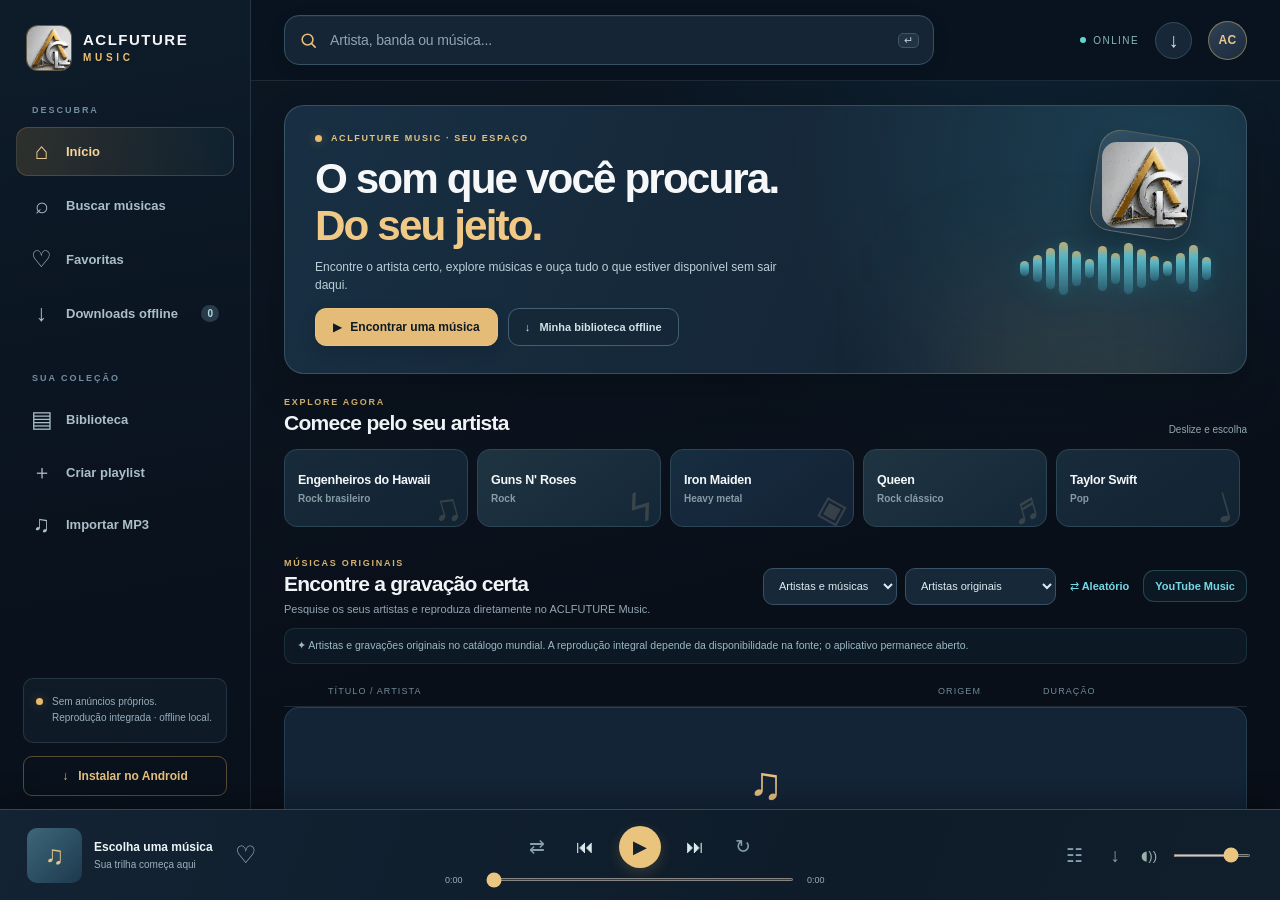
<file: android-studio/app/src/main/assets/www/index.html>
<!doctype html>
<html lang="pt-BR">
<head>
  <meta charset="utf-8">
  <meta name="viewport" content="width=device-width,initial-scale=1,viewport-fit=cover">
  <meta name="theme-color" content="#090f19">
  <meta name="description" content="ACLFUTURE Music: busque gravações originais de bandas e cantores, salve favoritos e ouça suas músicas locais offline.">
  <meta name="color-scheme" content="dark">
  <link rel="icon" type="image/png" href="assets/icon-192.png">
  <link rel="apple-touch-icon" href="assets/icon-192.png">
  <link rel="manifest" href="manifest.webmanifest">
  <link rel="stylesheet" href="styles.css">
  <title>ACLFUTURE Music — Encontre seu som</title>
</head>
<body>
<div id="app" class="app-shell">
  <aside class="sidebar" id="sidebar">
    <a href="#inicio" class="brand" data-view="inicio" aria-label="ACLFUTURE Music - início">
      <span class="brand-mark"><img src="assets/brand-mark.png" alt="Símbolo oficial ACLFUTURE"></span>
      <span class="brand-txt"><strong>ACLFUTURE</strong><small>MUSIC</small></span>
    </a>
    <div class="sidebar-label">DESCUBRA</div>
    <nav class="side-nav" aria-label="Navegação principal">
      <button class="nav-item selected" data-view="inicio"><span class="navico">⌂</span><span>Início</span></button>
      <button class="nav-item" data-view="buscar"><span class="navico">⌕</span><span>Buscar músicas</span></button>
      <button class="nav-item" data-view="favoritos"><span class="navico">♡</span><span>Favoritas</span></button>
      <button class="nav-item" data-view="offline"><span class="navico">↓</span><span>Downloads offline</span><span id="offlineCountSide" class="nav-count">0</span></button>
    </nav>
    <div class="sidebar-label gap-top">SUA COLEÇÃO</div>
    <nav class="side-nav">
      <button class="nav-item" data-view="biblioteca"><span class="navico">▤</span><span>Biblioteca</span></button>
      <button class="nav-item" id="newPlaylistSide"><span class="navico plus-icon">＋</span><span>Criar playlist</span></button>
      <button class="nav-item" id="importSide"><span class="navico">♫</span><span>Importar MP3</span></button>
    </nav>
    <div class="side-bottom">
      <div class="legal-note"><span class="pulse-dot"></span><span>Sem anúncios próprios.<br>Reprodução integrada · offline local.</span></div>
      <button class="install-side" id="installSide">↓ &nbsp; Instalar no Android</button>
      <img class="by-tunico by-tunico-side" src="assets/by-tunico.png" alt="By Tunico - assinatura original"><div class="side-caption">ACLFUTURE MUSIC · versao 1.9 BETA</div>
    </div>
  </aside>

  <main class="main" id="main">
    <header class="topbar">
      <div class="mobile-brand"><button class="mobile-menu" id="menuBtn" aria-label="Abrir menu">☰</button><img class="mobile-brand-logo" src="assets/brand-mark.png" alt="Símbolo oficial ACLFUTURE"><span>ACLFUTURE <b>MUSIC</b></span></div>
      <form class="searchbar" id="searchForm" role="search">
        <svg viewBox="0 0 24 24" aria-hidden="true"><circle cx="10.8" cy="10.8" r="6.8"/><path d="m16 16 5 5"/></svg>
        <input id="searchInput" type="search" autocomplete="off" autocapitalize="off" spellcheck="false" enterkeyhint="search" placeholder="Artista, banda ou música..." aria-label="Buscar artista, banda ou música" role="combobox" aria-haspopup="listbox" aria-controls="searchSuggestions" aria-expanded="false" aria-autocomplete="list">
        <span class="search-shortcut" aria-hidden="true">↵</span>
        <div id="searchSuggestions" class="suggestions" role="listbox" aria-label="Sugestões de artistas e músicas" hidden></div>
      </form>
      <div class="top-actions"><span class="status-online" id="netStatus"><span></span> ONLINE</span><button class="icon-action" id="installBtn" title="Instalar" aria-label="Instalar aplicativo">↓</button><button class="user-avatar" id="helpBtn" aria-label="Sobre o aplicativo">AC</button></div>
    </header>

    <div class="main-body" id="pageBody">
      <section class="hero" id="hero">
        <div class="hero-content"><div class="eyebrow"><span class="eyebrow-dot"></span> ACLFUTURE MUSIC · SEU ESPAÇO</div><h1>O som que você procura.<br><em>Do seu jeito.</em></h1><p>Encontre o artista certo, explore músicas e ouça tudo o que estiver disponível sem sair daqui.</p><div class="hero-actions"><button class="btn-primary" id="heroExplore"><span>▶</span> Encontrar uma música</button><button class="btn-outline" id="heroOffline">↓ &nbsp; Minha biblioteca offline</button></div></div>
        <div class="hero-art" aria-hidden="true"><div class="signal-emblem"><img src="assets/brand-mark.png" alt=""></div><div class="signal-bars"><i style="--b:28"></i><i style="--b:49"></i><i style="--b:75"></i><i style="--b:96"></i><i style="--b:62"></i><i style="--b:36"></i><i style="--b:82"></i><i style="--b:56"></i><i style="--b:92"></i><i style="--b:70"></i><i style="--b:46"></i><i style="--b:27"></i><i style="--b:57"></i><i style="--b:84"></i><i style="--b:42"></i></div></div>
      </section>

      <section class="genres-section" id="genresSection"><div class="section-heading"><div><div class="section-kicker">EXPLORE AGORA</div><h2>Comece pelo seu artista</h2></div><span class="muted-sm">Deslize e escolha</span></div><div class="genre-grid">
        <button class="genre" data-genre="Engenheiros do Hawaii"><span class="genre-art">♫</span><strong>Engenheiros do Hawaii</strong><small>Rock brasileiro</small></button>
        <button class="genre" data-genre="Guns N' Roses"><span class="genre-art">ϟ</span><strong>Guns N' Roses</strong><small>Rock</small></button>
        <button class="genre" data-genre="Iron Maiden"><span class="genre-art">◈</span><strong>Iron Maiden</strong><small>Heavy metal</small></button>
        <button class="genre" data-genre="Queen"><span class="genre-art">♬</span><strong>Queen</strong><small>Rock clássico</small></button>
        <button class="genre" data-genre="Taylor Swift"><span class="genre-art">♩</span><strong>Taylor Swift</strong><small>Pop</small></button>
        <button class="genre" data-genre="Racionais MC&#39;s"><span class="genre-art">●</span><strong>Racionais MC’s</strong><small>Rap nacional</small></button>
      </div></section>

      <section class="tracks-section"><div class="section-heading track-heading"><div><div class="section-kicker" id="trackKicker">SELEÇÃO DO DIA</div><h2 id="tracksTitle">Descubra músicas</h2><p id="trackSubtitle" class="section-subtitle">Busque artistas, álbuns e faixas de diferentes países.</p></div><div class="track-tools"><select id="searchKind" aria-label="Tipo de pesquisa"><option value="all" selected>Artistas e músicas</option><option value="artist">Só artistas</option><option value="song">Só músicas</option></select><select id="sourceSelect" aria-label="Escolher origem das músicas"><option value="catalog" selected>Artistas originais</option><option value="youtube">YouTube Music</option><option value="all">Músicas livres (todas)</option><option value="audius">Audius</option><option value="openverse">Openverse</option><option value="ftu">Free To Use</option><option value="local">Minha coleção</option></select><button id="shuffleAll" class="text-action">⇄ Aleatório</button><button id="youtubeSearch" class="text-action" title="Buscar no YouTube Music dentro do app">YouTube Music</button></div></div>
      <p class="catalog-disclaimer" id="catalogNotice"><span class="notice-spark">✦</span> Artistas e gravações originais no catálogo mundial. A reprodução integral depende da disponibilidade na fonte; o aplicativo permanece aberto.</p>
      <div class="table-head"><span></span><span>TÍTULO / ARTISTA</span><span class="hide-phone">ORIGEM</span><span class="hide-phone">DURAÇÃO</span><span></span></div>
      <div id="trackList" class="track-list" aria-live="polite"><div class="list-loading"><div class="loading-orb"></div> Buscando músicas disponíveis...</div></div>
      <div class="load-more-wrap"><button id="loadMore" class="btn-more" hidden>Carregar mais músicas <span>↓</span></button></div>
      </section>
      <section class="info-strip" hidden><span>✦</span><div><strong>Suas músicas, em um só lugar</strong><p>Busque artistas do mundo inteiro e use o player integrado. Também é possível ouvir seus MP3 locais e músicas gratuitas autorizadas para uso offline.</p><p class="storage-notice"><span id="offlineStorageInfo">0 faixas armazenadas</span> · <span id="storagePersistence">Faça backup dos seus arquivos importados.</span></p></div></section>
    </div>
  </main>

  <div class="player" id="player">
    <div class="player-song"><div class="player-cover" id="playerCover"><span>♫</span></div><div class="player-meta"><strong id="playingTitle">Escolha uma música</strong><span id="playingArtist">Sua trilha começa aqui</span></div><button id="playerLike" class="player-like" title="Favoritar" aria-label="Favoritar">♡</button><button id="playerMobileMore" class="player-mobile-more" title="Opções" aria-label="Opções do player">⋮</button></div>
    <div class="player-center"><div class="play-controls"><button id="shuffleBtn" class="ctl secondary" title="Reprodução aleatória" aria-label="Aleatório">⇄</button><button id="previousBtn" class="ctl" title="Anterior" aria-label="Anterior">⏮</button><button id="playPauseBtn" class="ctl big-play" title="Reproduzir" aria-label="Reproduzir">▶</button><button id="nextBtn" class="ctl" title="Próxima" aria-label="Próxima">⏭</button><button id="repeatBtn" class="ctl secondary" title="Repetir" aria-label="Repetir">↻</button></div><div class="progress-controls"><span id="timeNow">0:00</span><input type="range" id="progress" min="0" max="1000" value="0" aria-label="Progresso da faixa"><span id="timeTotal">0:00</span></div></div>
    <div class="player-right"><button id="queueBtn" class="ctl secondary" title="Fila" aria-label="Fila de reprodução">☷</button><button id="downloadCurrent" class="ctl secondary" title="Salvar offline" aria-label="Download offline">↓</button><span class="volume-icon">◖))</span><input id="volume" type="range" min="0" max="100" value="80" aria-label="Volume"></div>
  </div>
  <nav class="bottom-nav" aria-label="Navegação rápida"><button data-view="inicio" class="selected"><span>⌂</span>Início</button><button data-view="buscar"><span>⌕</span>Buscar</button><button data-view="biblioteca"><span>♡</span>Biblioteca</button><button data-view="offline"><span>↓</span>Offline</button></nav>
  <audio id="audio" preload="metadata" playsinline></audio>
  <div id="embeddedPanel" class="embedded-panel" hidden><div class="embedded-shell"><div class="embedded-head"><span>▶ REPRODUÇÃO INTEGRADA</span><button id="embeddedClose" aria-label="Fechar reprodutor">×</button></div><iframe id="embeddedFrame" title="Vídeo musical incorporado" allow="autoplay; encrypted-media; picture-in-picture" allowfullscreen referrerpolicy="strict-origin-when-cross-origin"></iframe></div></div>
  <input type="file" id="fileInput" accept="audio/*,.mp3,.ogg,.m4a,.wav,.flac" multiple hidden>
  <div id="overlay" class="overlay" hidden></div>
  <div id="toast" class="toast" role="status" aria-live="polite"></div>
  <div id="modal" class="modal" hidden><div class="modal-box"><div class="modal-top"><h3 id="modalTitle"></h3><button id="modalClose" aria-label="Fechar">×</button></div><div id="modalContent"></div></div></div>
</div>
<script>window.__ACLFUTURE_ANDROID__=location.host==="appassets.androidplatform.net";</script>
<script src="app.js" defer></script>
</body>
</html>
</file>
<file: android-studio/app/src/main/assets/www/styles.css>
:root{font-family:Inter,ui-sans-serif,-apple-system,BlinkMacSystemFont,"Segoe UI",Roboto,Arial,sans-serif;color:#edf6f4;background:#090e12;font-synthesis:none;font-weight:400;--bg:#090e12;--side:#0c1317;--panel:#10191e;--panel2:#162128;--line:rgba(227,243,240,.095);--sub:#91a6aa;--brand:#69efbe;--brand2:#2acfa6;--white:#f4fffc}*{box-sizing:border-box}html{scroll-behavior:smooth}body{margin:0;overflow:hidden}button,input,select{font:inherit}button{cursor:pointer}a{color:inherit;text-decoration:none}button:focus-visible,a:focus-visible,input:focus-visible,select:focus-visible{outline:2px solid var(--brand);outline-offset:3px}button:disabled{cursor:not-allowed;opacity:.4}.app-shell{display:flex;height:100dvh;min-height:500px;overflow:hidden}.sidebar{width:251px;flex:0 0 251px;display:flex;flex-direction:column;background:linear-gradient(170deg,#0b1318 15%,#0b1013 100%);border-right:1px solid var(--line);padding:31px 16px 14px;z-index:12}.brand{display:flex;align-items:center;gap:11px;padding:0 10px 40px;letter-spacing:.1em}.brand-mark{width:46px;height:46px;border-radius:13px;overflow:hidden;display:block;flex-shrink:0;border:1px solid rgba(255,255,255,.19);background:#aaa}.brand-mark img{width:100%;height:100%;object-fit:cover}.brand-txt{display:flex;flex-direction:column;line-height:1.05}.brand-txt strong{font-size:15px;color:#f3faf7;letter-spacing:.15em}.brand-txt small{font-size:10px;color:var(--brand);letter-spacing:.49em;margin-top:5px;font-weight:800}.sidebar-label{margin:0 16px 12px;font-size:9px;color:#74898b;font-weight:800;letter-spacing:.22em}.gap-top{margin-top:35px}.side-nav{display:grid;gap:5px}.nav-item{display:flex;gap:14px;align-items:center;border:0;background:transparent;color:#92a7a7;font-size:13px;padding:12px 14px;border-radius:10px;text-align:left;width:100%;font-weight:570;transition:.2s}.nav-item:hover{background:#172329;color:#f8fffc}.nav-item.selected{background:linear-gradient(90deg,rgba(91,231,180,.16),rgba(93,236,187,.03));color:var(--brand)}.navico{width:21px;display:inline-flex;align-items:center;justify-content:center;font-size:23px;line-height:1;font-weight:300}.plus-icon{font-size:20px}.nav-count{margin-left:auto;background:rgba(255,255,255,.09);padding:3px 6px;border-radius:20px;font-size:10px;color:#b2c2c0}.side-bottom{margin-top:auto;padding:0 7px}.legal-note{font-size:10px;line-height:1.65;display:flex;gap:9px;align-items:flex-start;color:#9caeaa;border-radius:10px;background:#101c21;padding:15px 12px}.pulse-dot,.eyebrow-dot{background:var(--brand);width:7px;height:7px;border-radius:50%;display:inline-block;flex-shrink:0;box-shadow:0 0 14px #46f4bb}.pulse-dot{margin-top:4px}.install-side{margin-top:13px;width:100%;border:1px solid rgba(111,239,194,.3);background:transparent;border-radius:9px;color:var(--brand);padding:12px;font-weight:700;font-size:12px}.install-side:hover{background:rgba(108,239,187,.1)}.side-caption{text-align:center;color:#4b6063;font-size:9px;letter-spacing:.13em;margin-top:17px}.main{flex:1;min-width:0;display:flex;flex-direction:column;background:linear-gradient(150deg,#0d1519,#0a0f12 72%)}.topbar{height:81px;flex:0 0 81px;display:flex;align-items:center;justify-content:space-between;padding:0 33px;gap:20px;border-bottom:1px solid var(--line)}.searchbar{height:43px;max-width:560px;flex:1;border:1px solid #25373c;background:#151f24;border-radius:30px;display:flex;align-items:center;gap:10px;padding:0 14px;transition:border-color .2s}.searchbar:focus-within{border-color:#4d8b83}.searchbar svg{width:17px;height:17px;stroke:#9eb1b2;fill:none;stroke-width:2;flex-shrink:0}.searchbar input{border:0;background:none;outline:none;color:var(--white);font-size:12px;width:100%;min-width:0}.searchbar input::placeholder{color:#8b9d9e}.search-shortcut{color:#53676c;border:1px solid #37474e;padding:0 5px;border-radius:5px;font-size:12px}.top-actions{display:flex;align-items:center;gap:16px}.status-online{font-size:10px;letter-spacing:.14em;color:#92aea9;display:flex;align-items:center;gap:7px}.status-online span{width:6px;height:6px;background:#72e3ab;border-radius:50%}.status-online.offline{color:#d7b377}.status-online.offline span{background:#d7b377}.icon-action{border:1px solid #283c40;background:#132025;border-radius:50%;color:#daeee9;font-size:20px;width:37px;height:37px}.user-avatar{border:1px solid #557c6e;background:linear-gradient(145deg,#1e584b,#10362f);color:#b8ffe0;border-radius:50%;width:39px;height:39px;font-size:12px;font-weight:800;letter-spacing:.03em}.mobile-brand{display:none}.main-body{overflow-y:auto;overflow-x:hidden;padding:30px 33px 155px;scrollbar-width:thin;scrollbar-color:#23383c transparent}.hero{min-height:290px;border-radius:17px;background:radial-gradient(circle at 80% 25%,#175e55 0%,transparent 44%),linear-gradient(115deg,#193c3a 0%,#0c2528 52%,#0b1b24 100%);border:1px solid rgba(141,239,211,.12);position:relative;overflow:hidden;display:flex}.hero:after{content:"";position:absolute;bottom:-130px;left:35%;width:400px;height:260px;background:rgba(101,253,196,.08);filter:blur(100px)}.hero-content{position:relative;z-index:2;padding:33px 40px;width:70%}.eyebrow,.section-kicker{font-size:10px;color:#a5e5d1;letter-spacing:.19em;font-weight:800}.eyebrow{display:flex;align-items:center;gap:9px}.hero h1{font-size:clamp(31px,3.6vw,52px);font-weight:840;line-height:1.13;letter-spacing:-.054em;margin:16px 0 10px}.hero h1 em{font-style:normal;color:#79efbd}.hero p{font-size:12px;color:#b5cfca;line-height:1.7;max-width:490px;margin:0 0 21px}.hero-actions{display:flex;gap:10px;flex-wrap:wrap}.btn-primary,.btn-outline{border-radius:32px;padding:12px 19px;font-size:11px;font-weight:800;border:1px solid transparent}.btn-primary{background:var(--brand);color:#09251b}.btn-primary:hover{background:#a5f9d5}.btn-primary span{margin-right:5px}.btn-outline{background:rgba(6,19,20,.15);border-color:#47786a;color:#caeee2}.btn-outline:hover{background:rgba(110,236,182,.12)}.hero-art{position:absolute;right:-48px;top:-122px;width:425px;height:425px;filter:drop-shadow(0 0 40px rgba(20,209,162,.07))}.vinyl-ring{position:absolute;border:1px solid rgba(163,250,215,.25);border-radius:50%;inset:10px}.ring2{inset:65px;border-width:3px;border-color:rgba(179,255,229,.13)}.ring3{inset:117px;border-width:1px;border-color:rgba(217,251,237,.24)}.vinyl-core{position:absolute;inset:152px;background:radial-gradient(circle at 30% 30%,#73f6d4,#1d9580);border-radius:50%;display:grid;place-items:center;border:5px solid #236d61;box-shadow:0 0 0 12px rgba(50,145,126,.2)}.music-glyph{font-size:47px;color:#0b3932}.glow-one{position:absolute;width:210px;height:210px;border:1px solid rgba(171,249,213,.15);transform:rotate(-20deg);right:45px;bottom:20px;border-radius:40%}.genres-section{margin-top:37px}.section-heading{display:flex;align-items:flex-end;justify-content:space-between;gap:16px;margin:0 0 18px}.section-heading h2{font-size:22px;letter-spacing:-.04em;font-weight:780;margin:6px 0 0}.muted-sm{font-size:10px;color:#7a9193}.genre-grid{display:grid;grid-template-columns:repeat(6,minmax(0,1fr));gap:12px}.genre{position:relative;height:116px;border:0;border-radius:12px;overflow:hidden;text-align:left;padding:16px 13px;color:#fff;background:linear-gradient(145deg,var(--genre-a),var(--genre-b));transition:transform .2s,filter .2s}.genre:hover{transform:translateY(-3px);filter:brightness(1.11)}.genre strong{position:relative;z-index:2;display:block;font-size:15px}.genre small{z-index:2;position:relative;display:block;opacity:.8;font-size:9px;margin-top:6px}.genre-art{position:absolute;right:-5px;bottom:-23px;font-size:94px;transform:rotate(-16deg);color:rgba(255,255,255,.25);font-weight:700}.tracks-section{margin-top:43px}.section-subtitle{font-size:11px;color:#7e9597;margin:7px 0 0}.track-heading{align-items:center}.track-tools{display:flex;gap:12px;align-items:center}.track-tools select{border-radius:9px;padding:10px;background:#142127;border:1px solid #294047;color:#b6c9c8;font-size:11px;min-width:148px;max-width:180px}.text-action{background:none;border:0;color:#80c9b1;font-size:11px;font-weight:700;white-space:nowrap}.table-head,.track-row{display:grid;grid-template-columns:35px minmax(200px,1fr) minmax(80px,130px) 65px 126px;align-items:center;gap:10px}.table-head{color:#687e82;font-size:9px;letter-spacing:.12em;height:30px;border-bottom:1px solid var(--line);padding:0 12px}.track-row{min-height:65px;border-radius:8px;padding:6px 12px;transition:background .15s;cursor:pointer}.track-row:hover{background:#16252a}.track-row.active{background:#14352e}.track-row.active .song-name{color:var(--brand)}.track-index{text-align:center;color:#718e8b;font-size:11px}.album-cover{width:45px;height:45px;flex:none;border-radius:7px;display:grid;place-items:center;overflow:hidden;background:linear-gradient(145deg,#246e62,#184641);color:#c3ffeb;font-size:19px;border:1px solid rgba(255,255,255,.07)}.album-cover img{width:100%;height:100%;object-fit:cover}.track-title-cell{display:flex;align-items:center;gap:12px;min-width:0}.song-words{min-width:0}.song-name{font-size:12px;font-weight:720;white-space:nowrap;overflow:hidden;text-overflow:ellipsis}.song-artist{font-size:10px;color:#869fa0;white-space:nowrap;overflow:hidden;text-overflow:ellipsis;margin-top:5px}.source-tag{font-size:10px;color:#7d9896;border:1px solid #2a4141;border-radius:20px;display:inline-block;padding:5px 9px;width:max-content;max-width:100%;overflow:hidden;white-space:nowrap;text-overflow:ellipsis}.track-duration{font-size:10px;color:#7f9595}.row-actions{display:flex;align-items:center;justify-content:flex-end;gap:0}.row-actions button{border:0;background:transparent;color:#78908c;font-size:16px;min-height:34px;min-width:34px;padding:2px}.row-actions button:hover,.row-actions button.liked{color:var(--brand)}.row-actions button.saved{color:#79e6b9}.list-loading,.empty-state{padding:36px 15px;text-align:center;color:#7d969a;font-size:12px;line-height:1.7}.loading-orb{width:24px;height:24px;margin:0 auto 13px;border:2px solid #2d6558;border-top-color:#86ffd4;border-radius:50%;animation:spin 1s linear infinite}@keyframes spin{to{transform:rotate(360deg)}}.empty-state .empty-icon{font-size:46px;color:#418577;margin-bottom:10px}.empty-state strong{display:block;font-size:15px;color:#bbd3cb}.empty-state p{max-width:340px;margin:9px auto 0}.empty-state button{border:1px solid #3b7565;color:#aaf8d4;background:#132a26;border-radius:20px;margin-top:15px;padding:10px 18px}.btn-more{background:#17272b;border:1px solid #2b4b4c;color:#b8e9db;padding:11px 23px;border-radius:22px;font-size:11px;font-weight:700}.load-more-wrap{display:flex;justify-content:center;margin:18px 0}.btn-more:hover{background:#1f3938}.info-strip{display:flex;gap:15px;align-items:center;padding:15px 18px;border:1px solid #213b3c;border-radius:12px;background:#102126;margin-top:34px}.info-strip>span{color:var(--brand);font-size:23px}.info-strip strong{font-size:11px}.info-strip p{font-size:10px;color:#94acaa;line-height:1.6;margin:5px 0 0}.player{height:91px;position:absolute;bottom:0;left:0;right:0;z-index:18;background:#11191d;display:grid;grid-template-columns:minmax(195px,1fr) minmax(300px,1.5fr) minmax(180px,1fr);align-items:center;gap:15px;padding:8px 27px;border-top:1px solid #28403e;box-shadow:0 -10px 30px rgba(0,0,0,.2)}.player-song{display:flex;align-items:center;gap:12px;min-width:0}.player-cover{height:55px;width:55px;flex:none;background:#1f4b43;border-radius:7px;color:#a0efd0;display:grid;place-items:center;overflow:hidden}.player-cover img{height:100%;width:100%;object-fit:cover}.player-cover span{font-size:26px}.player-meta{display:flex;flex-direction:column;gap:5px;min-width:0}.player-meta strong{font-size:12px;white-space:nowrap;overflow:hidden;text-overflow:ellipsis}.player-meta span{font-size:10px;color:#81999b;white-space:nowrap;overflow:hidden;text-overflow:ellipsis}.player-like{background:none;border:0;color:#91aba7;font-size:24px;margin-left:4px}.player-like.active{color:var(--brand)}.player-center{display:flex;flex-direction:column;align-items:center;gap:7px}.play-controls{display:flex;align-items:center;gap:19px}.ctl{border:0;background:none;color:#d4e2df;font-size:18px;line-height:1;min-width:24px;min-height:24px}.ctl:hover,.ctl.on{color:var(--brand)}.ctl.secondary{color:#728d89;font-size:19px}.ctl.secondary.on{color:var(--brand)}.ctl.big-play{border-radius:50%;background:#e6fff5;color:#0c1d18;width:35px;height:35px;font-size:15px;box-shadow:0 3px 14px rgba(255,255,255,.06)}.ctl.big-play:hover{background:#8df4ca}.progress-controls{width:min(390px,100%);display:flex;align-items:center;gap:11px;font-size:9px;color:#889da0}.progress-controls span{min-width:28px}.progress-controls input{flex:1}.player-right{display:flex;align-items:center;justify-content:flex-end;gap:14px}.player-right input{width:78px}.volume-icon{font-size:13px;color:#9bb0ab}.player input[type=range]{accent-color:#83efc8;height:3px;cursor:pointer}.bottom-nav{display:none}.overlay{position:absolute;inset:0;z-index:20;background:rgba(2,8,10,.7)}.toast{position:fixed;z-index:32;bottom:107px;left:50%;transform:translateX(-50%) translateY(15px);border:1px solid #3b7564;background:#1b332f;color:#defaef;border-radius:10px;padding:12px 18px;font-size:12px;box-shadow:0 6px 40px #0008;max-width:90vw;opacity:0;pointer-events:none;transition:.2s}.toast.show{opacity:1;transform:translateX(-50%) translateY(0)}.modal{position:absolute;z-index:30;inset:0;display:grid;place-items:center;background:rgba(0,0,0,.66);padding:20px}.modal[hidden],.overlay[hidden]{display:none}.modal-box{background:#132025;border:1px solid #33504e;border-radius:17px;max-width:520px;width:100%;max-height:80vh;overflow-y:auto;padding:26px;box-shadow:0 30px 90px #0009}.modal-top{display:flex;justify-content:space-between;align-items:center}.modal-top h3{font-size:18px;margin:0}.modal-top button{font-size:25px;background:none;border:none;color:#a0b3ae}.modal-content{color:#9cb2b0}.modal-copy{line-height:1.75;font-size:12px;color:#afc7c2}.modal-row{border:1px solid #2d4543;border-radius:9px;padding:12px;display:flex;align-items:center;justify-content:space-between;gap:12px;width:100%;color:#c8ebe0;background:#1a2d2d;text-align:left;font-size:12px;margin-top:9px}.modal-row:hover{background:#25423d}.modal-row small{color:#86ada2}.modal-input{width:100%;padding:13px;border-radius:9px;background:#0d181b;color:#f4fffc;border:1px solid #33504e;margin:13px 0}.modal-btn{background:var(--brand);color:#0c2820;border:none;padding:12px 19px;border-radius:9px;font-size:12px;font-weight:800}.modal-link{display:inline-block;color:var(--brand);font-size:11px;margin:7px 15px 0 0;text-decoration:underline;text-underline-offset:3px}.modal-logo{width:100%;max-height:180px;object-fit:cover;border-radius:10px;margin:13px 0;object-position:center 47%}.playlist-card{background:#152427;border:1px solid #25423e;border-radius:11px;padding:17px;display:flex;align-items:center;gap:14px;cursor:pointer}.playlist-card:hover{background:#1a3430}.playlist-card-icon{height:53px;width:53px;background:#315f53;border-radius:9px;display:grid;place-items:center;font-size:26px;color:#adffe1}.playlist-grid{display:grid;grid-template-columns:repeat(auto-fill,minmax(220px,1fr));gap:12px}.playlist-card strong{font-size:12px}.playlist-card p{font-size:10px;color:#84a19b}.offline-badge{font-size:9px;color:#b0eecf;border-radius:20px;border:1px solid #476a5a;padding:3px 7px;margin-left:7px}.pill{display:inline-block;border-radius:20px;font-size:10px;background:#17372e;padding:6px 12px;color:#b5f2d8;margin-bottom:7px}.error-text{color:#e8c2a2}.backup-action{margin-top:15px;display:flex;flex-wrap:wrap;gap:9px}.backup-action button{background:#14282b;border:1px solid #325951;border-radius:20px;color:#b7eddb;padding:10px 16px;font-size:11px}.mobile-menu{display:none}@media(min-width:1450px){.hero{min-height:310px}.hero-content{padding:40px 48px}.genre{height:127px}}@media(max-width:1160px){.sidebar{width:216px;flex-basis:216px}.genre-grid{grid-template-columns:repeat(3,minmax(0,1fr))}.hero-art{right:-130px}.hero-content{width:80%}.table-head,.track-row{grid-template-columns:26px minmax(160px,1fr) 90px 50px 108px}.main-body{padding-left:22px;padding-right:22px}.topbar{padding:0 22px}}@media(max-width:780px){.sidebar{position:absolute;top:0;bottom:0;left:0;width:265px;transform:translateX(-100%);transition:transform .23s;box-shadow:30px 0 50px rgba(0,0,0,.12)}.sidebar.open{transform:translateX(0)}.mobile-brand{display:flex;align-items:center;gap:12px;font-size:13px;font-weight:800;white-space:nowrap;letter-spacing:.06em}.mobile-brand b{color:var(--brand);font-size:9px}.mobile-menu{border:0;background:transparent;color:#d9ece7;font-size:22px;display:block;padding:0}.topbar{height:69px;flex-basis:69px;padding:0 17px;gap:10px}.searchbar{max-width:none}.status-online,.top-actions .icon-action{display:none}.user-avatar{height:34px;width:34px;font-size:10px}.main-body{padding:19px 17px 174px}.hero{min-height:276px}.hero-content{padding:30px 25px;width:100%}.hero-art{right:-190px;opacity:.34}.hero h1{font-size:36px}.hero p{max-width:350px}.table-head,.track-row{grid-template-columns:24px minmax(135px,1fr) 52px 98px}.table-head .hide-phone,.track-row .hide-phone{display:none}.track-row{gap:7px;padding:7px 4px}.row-actions button{min-width:31px}.player{height:89px;bottom:67px;grid-template-columns:minmax(0,1fr) 122px;padding:11px 15px}.player-center{width:100%;gap:8px}.play-controls{gap:9px}.play-controls .secondary{display:none}.progress-controls{width:100%;gap:6px}.player-right{display:none}.player-cover{height:45px;width:45px}.player-song{gap:8px}.player-like{margin-left:auto}.bottom-nav{display:grid;grid-template-columns:repeat(4,1fr);position:absolute;bottom:0;left:0;right:0;z-index:19;height:67px;padding-bottom:env(safe-area-inset-bottom,0px);background:#0d151a;border-top:1px solid #223439}.bottom-nav button{border:0;background:none;color:#8ca2a0;display:flex;flex-direction:column;gap:2px;align-items:center;justify-content:center;font-size:9px;font-weight:650}.bottom-nav button span{font-size:22px}.bottom-nav button.selected{color:var(--brand)}.toast{bottom:162px}.track-tools{gap:5px}.track-tools select{min-width:110px;font-size:10px;padding:9px 7px}.text-action{font-size:10px}.genre-grid{gap:9px}.genre{height:97px;padding:13px 12px}.genre-art{font-size:80px}}@media(max-width:470px){.topbar{flex-wrap:wrap;align-content:center;gap:7px;height:105px;flex-basis:105px}.mobile-brand{width:calc(100% - 42px)}.top-actions{position:absolute;right:17px;top:14px}.searchbar{order:3;width:100%;flex:none;height:38px}.mobile-brand{padding-top:0}.hero{min-height:272px}.hero h1{font-size:32px}.hero-content{padding:25px 20px}.hero p{font-size:11px}.hero .eyebrow{font-size:9px}.btn-primary,.btn-outline{padding:10px 13px;font-size:10px}.section-heading h2{font-size:20px}.section-heading{gap:8px}.muted-sm{display:none}.genre-grid{grid-template-columns:repeat(3,minmax(0,1fr))}.genre strong{font-size:13px}.genre small{font-size:8px}.genre-art{font-size:72px}.track-heading{display:block}.track-tools{margin-top:13px;justify-content:space-between}.track-heading h2{font-size:21px}.album-cover{height:39px;width:39px}.song-name{font-size:11px}.song-artist{font-size:9px}.track-row{grid-template-columns:20px minmax(122px,1fr) 0 94px;gap:5px}.track-row>.track-duration{display:none}.row-actions{grid-column:4}.row-actions button{font-size:18px}.player{grid-template-columns:minmax(0,1fr) 110px;gap:2px;padding:8px 9px}.player-cover{height:41px;width:41px}.player-meta strong{font-size:10px}.player-meta span{font-size:9px}.player-like{font-size:18px;margin:0}.play-controls{gap:4px}.ctl{font-size:16px;min-width:20px}.ctl.big-play{width:29px;height:29px;font-size:11px}.progress-controls{font-size:8px}.progress-controls span{min-width:23px}.modal-box{padding:18px}}
[hidden]{display:none!important}

@media(max-width:490px){.track-tools{flex-wrap:wrap}.track-tools #youtubeSearch{color:#a8cfba}}

/* Correções de estados visuais e legibilidade mobile (v1.1). */
.row-actions button:disabled,.player button:disabled{opacity:.28;cursor:not-allowed;filter:grayscale(1)}
.storage-notice{margin-top:9px!important;font-size:11px!important;color:#aecdbf!important;line-height:1.55!important}
.track-row:focus-visible,.playlist-card:focus-visible,.genre:focus-visible,button:focus-visible{outline:2px solid #76d9a3;outline-offset:2px}
@media(max-width:520px){.row-actions{gap:1px}.row-actions button{min-width:30px;min-height:36px}.track-row{min-height:65px}.song-words{min-width:0}.song-name{overflow:hidden;text-overflow:ellipsis;white-space:nowrap}}
@media (max-width:780px){
 .player{height:100px;bottom:67px;box-sizing:border-box;display:grid;grid-template-columns:minmax(0,1fr) 122px;grid-template-rows:51px 27px;column-gap:8px;row-gap:0;padding:8px 12px;overflow:hidden}
 .player-song{grid-column:1;grid-row:1;min-width:0;overflow:hidden}
 .player-center{display:contents}
 .play-controls{grid-column:2;grid-row:1;display:flex;justify-content:flex-end;align-items:center;gap:3px;min-width:0}
 .progress-controls{grid-column:1/-1;grid-row:2;width:100%;min-width:0;display:flex;align-items:center;gap:8px;box-sizing:border-box}
 .progress-controls input{min-width:0;width:100%;flex:1}
 .progress-controls span{min-width:28px;flex:none}
 .player-right{display:none}
 #shuffleBtn,#repeatBtn{display:none}
 .main-body{padding-bottom:192px}
}
@media (max-width:359px){
 .player{grid-template-columns:minmax(0,1fr) 112px;column-gap:4px;padding:8px}
 .player-cover{width:36px;height:36px}
 .play-controls{gap:0}
}

.player-mobile-more{display:none;background:none;border:0;color:#98b2ad;font-size:24px;line-height:1;cursor:pointer}
@media(max-width:780px){.player-mobile-more{display:block;flex:none;margin-left:0;min-width:20px}}

.mobile-brand-logo{width:25px;height:25px;object-fit:contain;flex:none;border-radius:5px}
@media(max-width:470px){.mobile-brand{gap:8px}.mobile-brand-logo{width:23px;height:23px}}
@media(max-width:359px){.mobile-brand{gap:6px}.mobile-brand span{font-size:11px}}

/* Catálogo mundial: filtros legíveis e indicação clara de escuta externa. */
.catalog-disclaimer{font-size:11px;line-height:1.6;color:#a5b8ba;border:1px solid rgba(105,239,190,.13);border-radius:10px;background:rgba(83,165,136,.06);padding:12px 15px;margin:8px 0 16px}
.catalog-row .source-tag{color:#aee8d2;border-color:rgba(105,239,190,.25)}
.catalog-row .row-actions button[data-official]{color:var(--brand);font-weight:800;font-size:20px}
#searchKind{min-width:126px}
@media(max-width:780px){.track-tools{display:flex;flex-wrap:wrap;gap:7px}#searchKind{min-width:110px}.catalog-disclaimer{font-size:10px;margin:10px 0}}

/* ACLFUTURE Music 1.3 – identidade original preservada, interface editorial escura */
:root{--brand:#7decc6;--brand2:#3fc49e;--white:#f5f8f7;--sub:#9aadaa}
.main{background:linear-gradient(170deg,#0c1216 0%,#0a1014 82%)}
.main-body{scroll-behavior:smooth}
.hero{background:radial-gradient(ellipse at 78% 0%,rgba(63,189,157,.25) 0%,transparent 47%),linear-gradient(115deg,#143331,#0b1b23 72%);border-radius:20px;border:1px solid rgba(149,232,203,.13)}
.hero-art{opacity:.65;right:-20px;top:-100px}
.hero h1{font-weight:850;letter-spacing:-.058em;max-width:650px}
.hero p{font-size:13px;line-height:1.65;max-width:500px}
.btn-primary{font-size:12px;padding:13px 19px;box-shadow:0 5px 23px rgba(48,185,134,.12)}
.genre-grid{gap:10px}
.genre{background:linear-gradient(140deg,#17262a,#152025);border:1px solid #25383b;box-shadow:none;border-radius:13px}
.genre:nth-child(2){background:linear-gradient(140deg,#25302c,#152026)}
.genre:hover{border-color:#5ea88e;background:#203a36;filter:none}
.genre-art{right:1px;bottom:-28px;font-size:85px;opacity:.24}
.genre strong{font-size:13px;line-height:1.25;letter-spacing:-.02em}
.genre small{font-size:10px;opacity:.76}
.section-heading h2{font-size:24px}
.track-row{border-radius:11px;margin:2px 0;min-height:69px}
.track-row:hover{background:#17272a}
.album-cover{border-radius:9px}
.track-tools select{border-radius:11px;background:#141f23;border-color:#2c3b41}
.catalog-disclaimer{background:#111f20;border:1px solid #27433c;color:#a6c7bd;font-size:11px;line-height:1.55;border-radius:10px}
.catalog-row .official-link{display:grid;place-items:center;color:#10281e;background:#7decc6;border-radius:50%;width:29px;height:29px;min-width:29px;min-height:29px;font-size:17px}
.catalog-row .official-link:hover{color:#10281e;background:#a5f6d4}
.player{background:#10191d;box-shadow:0 -6px 32px rgba(0,0,0,.22)}
@media (max-width:780px){
  .main-body{padding-top:14px}
  .hero{min-height:250px}
  .hero h1{font-size:36px}
  .hero-art{opacity:.24;right:-192px;top:-105px}
  .genre{height:95px;padding:13px 11px}
  .genre strong{font-size:12px}
  .genre-art{font-size:72px}
}
@media(max-width:470px){
  .topbar{background:#0c1519;border-color:rgba(231,248,242,.09)}
  .searchbar{height:43px;background:#162327;border-radius:12px;border-color:#314744}
  .hero{min-height:243px}
  .hero-content{padding:21px 19px}
  .hero h1{font-size:32px;margin:12px 0}
  .hero p{font-size:11px;max-width:265px;line-height:1.65}
  .hero-actions{gap:7px}
  .btn-primary,.btn-outline{padding:10px 13px;font-size:10px}
  .genres-section{margin-top:25px}
  .section-heading h2{font-size:21px}
  .genre-grid{grid-template-columns:repeat(2,minmax(0,1fr));gap:9px}
  .genre{height:82px;padding:12px}
  .genre strong{font-size:13px}
  .genre-art{font-size:70px;bottom:-24px;right:-2px}
  .tracks-section{margin-top:31px}
  .track-tools{justify-content:initial;gap:7px}
  .track-tools #searchKind{flex:1;max-width:none;min-width:0}
  .track-tools #sourceSelect{flex:1.3;max-width:none;min-width:0}
  .track-tools .text-action{padding:8px 6px;font-size:10px}
  .table-head,.track-row{grid-template-columns:15px minmax(118px,1fr) 0 91px}
  .track-row{padding:6px 0;min-height:64px}
  .album-cover{width:43px;height:43px}
  .song-name{font-size:11.5px}
  .song-artist{font-size:9.5px}
  .row-actions button{min-width:30px}
  .catalog-disclaimer{font-size:10px}
}

/* Experimental native streaming selection */
@media(max-width:470px){.track-tools #sourceSelect{flex:1.4}}

/* ACLFUTURE MUSIC 1.6 — premium graphite + metallic gold + signal cyan.
 * The official ACLFUTURE logo files are retained verbatim.
 * No pink/purple. Clear visual hierarchy, compact browsing, accessible search.
 */
:root{--bg:#090f19;--side:#0c1521;--panel:#142231;--panel2:#1b2e40;--line:rgba(177,209,229,.14);--sub:#98adbc;--brand:#edbf70;--brand2:#50d6e6;--white:#f1f5f9;color:#eff4f8;background:#090f19;font-family:Inter,ui-sans-serif,-apple-system,BlinkMacSystemFont,"Segoe UI",Roboto,Arial,sans-serif}
html,body{background:#090f19;color:#eff4f8}
.main{background:radial-gradient(ellipse at 76% 0%,rgba(28,101,139,.16),transparent 40%),linear-gradient(165deg,#0c1723,#090f19 63%)}
.sidebar{background:linear-gradient(170deg,#0e1c2a,#0a121e 58%,#08101a);border-right:1px solid var(--line);padding-top:25px}
.brand{padding-bottom:34px}.brand-mark{border:1px solid rgba(237,191,112,.35);background:#182531;border-radius:12px}
.brand-txt strong{font-weight:830;letter-spacing:.1em;color:#f4f5f6}.brand-txt small{color:var(--brand);font-weight:850;letter-spacing:.37em}
.sidebar-label{color:#738d9f;font-size:9px}.nav-item{color:#aabfc9;border:1px solid transparent;border-radius:12px;font-weight:610}
.nav-item.selected{color:#f7d49c;border-color:rgba(237,191,112,.2);background:linear-gradient(90deg,rgba(219,169,81,.16),rgba(49,111,136,.1))}
.nav-item:hover{background:#172b3c;color:#f6f7f8}.nav-count{background:#273b4b;color:#b6d7e3}
.legal-note{color:#98aebe;background:rgba(81,145,170,.08);border:1px solid var(--line)}
.pulse-dot,.eyebrow-dot{background:#e9bb6a;box-shadow:0 0 11px rgba(234,188,101,.35)}
.side-caption{color:#778a94}.install-side{border-color:rgba(221,177,95,.37);color:#e5bf7c}
.topbar{background:rgba(10,19,31,.97);border-bottom:1px solid rgba(169,204,229,.12);position:relative;z-index:35;overflow:visible}
.searchbar{height:50px;max-width:650px;background:#152535;border:1px solid #365163;border-radius:15px;box-shadow:0 4px 16px rgba(0,0,0,.1),inset 0 1px rgba(255,255,255,.035);position:relative;overflow:visible;isolation:isolate}
.searchbar:focus-within{border-color:#e0b467;box-shadow:0 0 0 3px rgba(235,187,111,.12),0 12px 30px rgba(0,0,0,.16)}
.searchbar svg{stroke:#e7bd77;width:19px;height:19px}.searchbar input{color:#f2f5f7;font-size:14px;font-weight:510;letter-spacing:-.01em}
.searchbar input::placeholder{color:#91a4b0;opacity:1}.search-shortcut{border-color:#405667;color:#bacdd6;background:#203445;font-size:11px}
.topbar .mobile-brand{color:#f6f6f5}.topbar .mobile-brand b{color:#e8bd79}
.status-online{color:#89b7b7}.status-online span{background:#61d5d2}.icon-action{background:#182738;color:#d8e4ea;border:1px solid #344b5a}
.user-avatar{color:#e7c98f;border:1px solid rgba(235,190,112,.45);background:linear-gradient(145deg,#304155,#1c2c3d);box-shadow:none}
.main-body{scrollbar-color:#354d5e transparent;padding-top:24px}
/* The suggestion overlay is attached to the search field. It never navigates away. */
.search-suggestions,.suggestions{position:absolute;top:calc(100% + 9px);left:-1px;right:-1px;z-index:80;max-height:min(470px,51dvh);overflow-y:auto;overscroll-behavior:contain;background:#142333;border:1px solid rgba(230,191,124,.34);border-radius:18px;box-shadow:0 26px 62px rgba(0,0,0,.67),0 0 0 1px rgba(0,0,0,.16);padding:9px 7px 8px;scrollbar-width:thin;scrollbar-color:#466478 transparent}
.suggestions[hidden]{display:none!important}
.suggestion-top{display:flex;align-items:center;justify-content:space-between;gap:10px;padding:7px 11px 9px;border-bottom:1px solid rgba(160,195,211,.13);font-size:10px;font-weight:850;letter-spacing:.13em;color:#e9bd71}
.suggestion-meta{font-size:10px;font-weight:520;letter-spacing:0;color:#8aa4b3}
.suggestion-item{border:none;background:transparent;color:#f2f7fa;text-align:left;width:100%;min-height:62px;display:flex;gap:11px;align-items:center;border-radius:11px;padding:8px 12px;cursor:pointer;transition:background .13s}
.suggestion-item:hover,.suggestion-item.highlighted,.suggestion-item[aria-selected="true"]{background:#233b4e}
.suggestion-symbol{display:grid;place-items:center;flex:none;border-radius:12px;height:39px;width:39px;background:linear-gradient(145deg,#283d4a,#213247);color:#f0c680;border:1px solid rgba(232,192,119,.18);font-size:18px}
.suggestion-copy{display:flex;flex-direction:column;gap:4px;min-width:0;flex:1}
.suggestion-copy strong{font-size:13.5px;font-weight:760;color:#f4f7f7;white-space:nowrap;overflow:hidden;text-overflow:ellipsis}
.suggestion-copy small{font-size:10.5px;color:#9bb7c4;white-space:nowrap;overflow:hidden;text-overflow:ellipsis}
.suggestion-arrow{font-size:16px;color:#b6c5c9}.suggestion-exact{margin-top:7px;border-top:1px solid rgba(162,193,207,.1);border-radius:7px}
.suggestion-exact .suggestion-symbol{background:#173445;color:#53d5e4}
/* Compact hero with quiet audio waveform, instead of heavy gradient cards. */
.hero{min-height:220px;border-radius:20px;background:radial-gradient(circle at 91% 22%,rgba(54,142,165,.28),transparent 41%),linear-gradient(111deg,#182f43 0%,#152738 56%,#111e2e 100%);border:1px solid rgba(183,204,205,.22);box-shadow:0 16px 36px rgba(0,0,0,.18);overflow:hidden}
.hero:after{width:270px;height:210px;right:3%;left:auto;bottom:-120px;background:rgba(219,167,86,.1);filter:blur(58px)}
.hero-content{padding:27px 30px;width:70%;max-width:750px}.hero .eyebrow{font-size:9px;letter-spacing:.18em;color:#dfc388}
.hero h1{font-size:clamp(28px,3.3vw,47px);letter-spacing:-.045em;font-weight:840;line-height:1.12;margin:12px 0 8px;color:#f6f7f8;text-shadow:none}
.hero h1 em{font-style:normal;color:#efc985}.hero p{font-size:12px;line-height:1.55;color:#bbd0d9;max-width:490px;margin:0 0 13px}
.btn-primary{border:1px solid #eac27d;background:#e5bc77;color:#0d1925;box-shadow:0 6px 16px rgba(0,0,0,.12);border-radius:11px;padding:11px 17px;font-size:12px}
.btn-primary:hover{background:#f5d39a;color:#0e1820}.btn-outline{color:#cee2e7;background:rgba(21,39,55,.65);border:1px solid #426072;border-radius:11px;font-size:11px;padding:11px 16px}
.btn-outline:hover{background:rgba(60,96,113,.34)}
.hero-art{position:absolute;right:11px;top:16px;width:245px;height:187px;opacity:.95;filter:none;display:flex;align-items:center;justify-content:center;pointer-events:none}
.signal-emblem{position:absolute;right:39px;top:12px;height:102px;width:102px;border-radius:22px;border:1px solid rgba(238,204,140,.29);padding:7px;transform:rotate(9deg);background:linear-gradient(145deg,rgba(61,89,110,.78),rgba(22,40,56,.8));box-shadow:0 16px 23px #06142255;display:grid;place-items:center;overflow:hidden}
.signal-emblem img{width:100%;height:100%;object-fit:cover;border-radius:15px;transform:rotate(-9deg)}
.signal-bars{position:absolute;bottom:8px;right:0;width:240px;height:65px;display:flex;gap:4px;align-items:center;justify-content:center;opacity:.84;filter:drop-shadow(0 5px 15px rgba(42,199,216,.19))}
.signal-bars i{height:calc(var(--b)*.55px);border-radius:7px;flex:1;max-width:9px;background:linear-gradient(to top,#266680,#65daec 74%,#f2c87b);box-shadow:0 0 12px rgba(89,216,231,.12)}
.genres-section{margin-top:23px}.section-heading{margin-bottom:13px}.section-kicker{color:#d5b371;font-size:9px}.section-heading h2{color:#eff4f6;font-size:21px;margin-top:4px;letter-spacing:-.035em}
.section-subtitle,.muted-sm{color:#92a7b4}.genre-grid{display:flex;gap:9px;overflow-x:auto;overscroll-behavior-x:contain;scroll-snap-type:x proximity;padding:1px 0 8px;scrollbar-width:thin;scrollbar-color:#385265 transparent}
.genre,.genre:nth-child(n){flex:0 0 184px;width:184px;min-width:184px;height:78px;scroll-snap-align:start;background:linear-gradient(145deg,#182b3a,#122332);color:#f4f7f7;border:1px solid #2d4656;box-shadow:none;border-radius:13px;display:flex;justify-content:center;flex-direction:column;padding:10px 13px;transition:background .13s,border-color .13s,transform .13s}
.genre:nth-child(2n){background:linear-gradient(145deg,#1f3441,#142738)}.genre:nth-child(3n){background:linear-gradient(145deg,#172d40,#142235)}
.genre:hover,.genre:focus-visible{border-color:#cfad74;background:#253d4e;filter:none;transform:translateY(-1px)}
.genre strong{font-size:12.5px;color:#f4f7f7;font-weight:760;line-height:1.28;max-width:148px;text-shadow:none}.genre small{font-size:10px;color:#a8c0ca;margin-top:5px;font-weight:550}
.genre-art{font-size:40px;right:6px;bottom:-5px;opacity:.18;transform:rotate(-16deg);color:#d6c39b}
.tracks-section{margin-top:23px}.track-heading{gap:12px;align-items:center}.track-tools{display:flex;align-items:center;gap:8px;flex-wrap:wrap}
.track-tools select{background:#172839;color:#dfebef;border:1px solid #385166;border-radius:10px;padding:9px 11px;font-size:11px;min-width:126px;max-width:205px;height:37px}
.track-tools select:focus-visible{border-color:#d8b876}.text-action{color:#75d8e5;font-size:11px;font-weight:730}
#youtubeSearch{border:1px solid rgba(99,199,213,.25);background:rgba(52,155,171,.08);padding:9px 11px;border-radius:11px}
.catalog-disclaimer{background:rgba(47,95,115,.12)!important;border:1px solid rgba(96,149,164,.18)!important;color:#9cb9c4!important;border-radius:10px!important;padding:9px 12px!important;font-size:10.5px!important;line-height:1.5!important;margin:8px 0 13px!important}
.notice-spark{color:#e2bd76;margin-right:5px}
.table-head{border-bottom-color:rgba(164,196,211,.14);color:#728b9a}.track-row{background:rgba(20,35,48,.36);border:1px solid transparent;border-bottom-color:rgba(144,180,198,.085);border-radius:12px;margin-bottom:5px;min-height:65px;transition:background .15s,border-color .15s}
.track-row:hover,.track-row:focus-within{background:#1d3345;border-color:rgba(96,179,199,.24)}.track-row.active{background:linear-gradient(100deg,rgba(222,179,105,.14),rgba(58,108,132,.13));border-color:rgba(226,187,119,.24)}
.track-row.active .song-name{color:#f0cf99}.track-index{color:#8098a5}.album-cover{background:linear-gradient(145deg,#315776,#1c3549);border-color:rgba(169,208,227,.12);border-radius:10px;height:46px;width:46px;color:#d2e8ea}
.song-name{color:#f2f5f7;font-weight:760;font-size:12.5px}.song-artist{color:#9bb0be;font-size:10.5px}.source-tag{color:#9dbdc3;border-color:rgba(81,153,177,.22);background:rgba(48,97,116,.08)}
.track-duration{color:#8da7b5}.row-actions button{color:#acc2c8}.row-actions button:hover,.row-actions button.liked{color:#edc780}.row-actions button.official-link{min-width:35px;width:35px;height:35px;background:#e5bb73;border-radius:10px;color:#11202a;box-shadow:none;font-size:14px;margin:0 4px}.row-actions button.official-link:hover{background:#f5d59a;color:#10202e}
.empty-state{border:1px solid rgba(111,155,180,.22);background:#132437;border-radius:15px}.empty-state .empty-icon{color:#e9c180}.empty-state strong{color:#eff4f6}.empty-state p{color:#92aebc}.empty-state button{background:#20384a;color:#f2d49b;border-color:#48677b}.list-loading{color:#a4c2cc}.loading-orb{border-color:#385264;border-top-color:#edc37c}
.info-strip[hidden]{display:none}.player{background:linear-gradient(110deg,#132333,#0e1c2a 65%,#111f2c);border-top:1px solid #32475a;box-shadow:0 -10px 25px rgba(0,0,0,.27)}
.player-cover{background:linear-gradient(135deg,#3d6778,#1d394e);color:#e3c68c;border-radius:10px;box-shadow:none}.player-meta strong{color:#eef5f7;font-size:12px}.player-meta span{color:#9dafba}.player-like{color:#a8bbc4}.player-like.active{color:#f0c374}
.ctl{color:#dbe8ec}.ctl:hover,.ctl.on,.ctl.secondary.on{color:#f1c784}.ctl.secondary{color:#87a0ac}
.ctl.big-play{background:#eac47c;color:#14202b;box-shadow:0 4px 14px rgba(226,178,98,.19);width:42px;height:42px;font-size:18px}.ctl.big-play:hover{background:#f4dca4}
.progress-controls{color:#97aeb8}.player input[type=range]{accent-color:#ebc681}.player-mobile-more{color:#b0c5d0}
.bottom-nav{background:#0c1723;border-top:1px solid #2b4052}.bottom-nav button{color:#8fa6b4}.bottom-nav button.selected{color:#efc781}.toast{background:#1f3442;border:1px solid #56778c;color:#ecf5f8;box-shadow:0 12px 45px rgba(0,0,0,.52)}
.modal-box{background:linear-gradient(145deg,#1c2f40,#122130);border:1px solid #465d6d}.modal-row{background:#213646;border-color:#3e5b6a;color:#e3f1f3}.modal-row:hover{background:#2b4656}.modal-copy{color:#aebfc8}.modal-input{background:#0e1e2c;border-color:#496172;color:#eef4f7}.modal-btn{background:#e6bf7e;color:#142434}.modal-link{color:#e8c17d}
.playlist-card{background:#1a3040;border-color:#355263}.playlist-card:hover{background:#243e50}.playlist-card-icon{background:linear-gradient(145deg,#315568,#23435c);color:#eed29d}.pill{background:#1d4151;color:#b5e9f0}
.embedded-panel{position:fixed;inset:0;z-index:99;background:rgba(2,8,13,.93);display:grid;place-items:center;padding:14px}.embedded-panel[hidden]{display:none}
.embedded-shell{background:#142638;border:1px solid #567387;border-radius:18px;max-width:850px;width:100%;overflow:hidden;padding:13px;box-shadow:0 24px 100px rgba(0,0,0,.6)}
.embedded-head{color:#e5c588;font-size:12px;font-weight:800;letter-spacing:.06em;padding:8px 2px 13px;display:flex;align-items:center;justify-content:space-between}
.embedded-head button{color:#e9f0f4;background:#284353;border:0;border-radius:50%;height:35px;width:35px;font-size:20px}
.embedded-shell iframe{border:0;background:#000;display:block;aspect-ratio:16/9;width:100%;min-height:200px;border-radius:12px}
@media(max-width:780px){
 .main{background:radial-gradient(circle at 79% -2%,rgba(35,99,121,.13),transparent 35%),#090f19}.sidebar{background:#0e1a27}.topbar{background:#0d1a28;overflow:visible}
 .topbar .mobile-brand{font-size:13px}.topbar .mobile-brand b{color:#e7c384}.bottom-nav{background:#0c1825}.player{background:#112131}
 .hero-art{right:-32px;opacity:.7}.genre-grid{display:flex;grid-template-columns:none}.genre,.genre:nth-child(n){flex:0 0 176px;width:176px;min-width:176px;height:76px}
}
@media(max-width:470px){
 .topbar{height:112px;flex-basis:112px;padding:9px 15px 12px;z-index:35;overflow:visible}
 .mobile-brand{height:38px;gap:8px}.mobile-brand-logo{width:29px;height:29px;border-radius:7px}
 .searchbar{height:47px;border-radius:13px;width:100%;max-width:none;padding:0 13px}.searchbar input{font-size:14px}
 .search-shortcut{font-size:11px}.suggestions{top:calc(100% + 9px);left:-1px;right:-1px;max-height:min(475px,52dvh);border-radius:15px;padding:7px 5px}
 .suggestion-item{min-height:58px;padding:8px}.suggestion-symbol{width:36px;height:36px;border-radius:10px}.suggestion-copy strong{font-size:13px}
 .main-body{padding:14px 14px 190px}.hero{min-height:220px;border-radius:17px}
 .hero-content{padding:19px 17px 18px;width:100%;max-width:none}.hero .eyebrow{font-size:8px;letter-spacing:.1em}
 .hero h1{font-size:29px;line-height:1.14;max-width:305px;margin:11px 0 9px}.hero p{font-size:11px;max-width:285px;line-height:1.47;margin-bottom:13px}
 .hero-art{width:144px;height:136px;top:1px;right:0;opacity:.65}.signal-emblem{width:74px;height:74px;right:14px;top:9px;border-radius:17px}.signal-emblem img{border-radius:10px}
 .signal-bars{width:146px;height:55px;bottom:0;right:4px;gap:3px}.signal-bars i{max-width:7px}
 .hero-actions{gap:6px}.btn-primary,.btn-outline{font-size:10.5px;padding:10px 11px}
 .genres-section{margin-top:19px}.section-heading{margin-bottom:12px}.section-heading h2{font-size:18px}.section-kicker{font-size:9px}.muted-sm{font-size:9px}
 .genre-grid{gap:7px;padding-bottom:6px}.genre,.genre:nth-child(n){flex:0 0 154px;min-width:154px;width:154px;height:70px;padding:10px 11px;border-radius:12px}.genre strong{font-size:11.5px;max-width:136px}.genre small{font-size:9.5px}.genre-art{font-size:37px}
 .tracks-section{margin-top:19px}.track-heading h2{font-size:20px}.track-tools{display:grid;grid-template-columns:minmax(100px,1fr) minmax(135px,1.35fr);column-gap:8px;row-gap:6px}
 .track-tools select{height:38px;max-width:none;min-width:0;width:100%;padding:8px 9px;background:#1b2c3c;color:#e6f2f5;font-size:10.5px;border-radius:10px}
 .track-tools #shuffleAll{justify-self:start}.track-tools #youtubeSearch{justify-self:end}
 .catalog-disclaimer{font-size:10px!important;padding:8px 10px!important}
 .track-row{grid-template-columns:18px minmax(0,1fr) 0 92px;gap:5px;padding:8px 5px;min-height:65px;border-radius:11px}
 .track-title-cell{gap:9px}.song-name{font-size:11.9px}.song-artist{font-size:10px}.album-cover{height:43px;width:43px}
 .row-actions{gap:0}.row-actions button{min-width:27px}.row-actions button.official-link{min-width:33px;width:33px;height:32px;margin:0 1px;border-radius:9px}
 .player{height:100px;bottom:66px;padding:10px 11px 7px;grid-template-columns:minmax(0,1fr) 117px;row-gap:3px;background:#122435}
 .player-cover{width:42px;height:42px;border-radius:9px}.player-meta strong{font-size:11px}.player-meta span{font-size:9.5px}.player-mobile-more{color:#a9c1cf}
 .ctl.big-play{width:36px;height:36px;font-size:15px}.play-controls{gap:5px}
 .bottom-nav{height:67px}.bottom-nav button.selected{font-weight:820}.toast{bottom:182px}
}
@media(max-width:359px){
 .hero h1{font-size:26px;max-width:252px}.hero p{max-width:232px}.hero-art{opacity:.38}
 .genre,.genre:nth-child(n){flex-basis:140px;min-width:140px;width:140px}
 .track-row{grid-template-columns:16px minmax(0,1fr) 0 86px}.row-actions button.official-link{min-width:30px;width:30px}
}
@media(prefers-reduced-motion:reduce){.track-row,.suggestion-item,.genre{transition:none}}

/* v1.7 — headings inside combined artist/song suggestions; palette unchanged. */
.suggestion-group{font-size:10px;font-weight:780;letter-spacing:.12em;color:#e6bc75;padding:11px 14px 4px;line-height:1.3}
.suggestion-group:not(:first-of-type){margin-top:1px}

/* v1.9 Library: preserve gold/cyan palette, navigation and existing screens. */
.library-overview{padding:6px 0 32px}.library-intro{border:1px solid rgba(219,184,118,.28);background:linear-gradient(140deg,#1b3140,#111e2b);border-radius:18px;padding:24px;display:flex;justify-content:space-between;align-items:center;gap:20px}.library-intro h3{color:#f5e8d4;font-size:27px;margin:8px 0}.library-intro p{max-width:420px;font-size:12px;color:#a6bfcd;line-height:1.6;margin:0}.library-kicker{letter-spacing:.16em;color:#d7b57d;font-size:10px;font-weight:800}.by-tunico{max-width:165px;max-height:46px;object-fit:contain;flex-shrink:0}.by-tunico-side{width:142px;margin:12px auto;max-width:100%}.library-shortcuts{display:flex;gap:12px;margin:16px 0 26px}.library-shortcuts button{background:#172b3c;color:#e2edf0;border:1px solid #345166;border-radius:14px;padding:18px;min-width:170px;flex:1;display:flex;align-items:flex-start;gap:5px;flex-direction:column;text-align:left}.library-shortcuts b{font-size:26px;color:#e7c689}.library-shortcuts strong{font-size:14px}.library-shortcuts span{font-size:11px;color:#9fb9c5}.library-collection-title{display:flex;align-items:center;justify-content:space-between;margin-bottom:15px}.library-collection-title h4{font-size:18px;color:#f5f4ee;margin:0}.library-collection-title h4 span{font-size:12px;color:#a6bfcc}.library-collection-title button{background:#e4bf85;color:#122431;padding:10px 14px;border:none;border-radius:10px;font-weight:800;font-size:11px}.library-overview .playlist-grid{grid-template-columns:repeat(auto-fill,minmax(215px,1fr))}.library-overview .playlist-card{min-height:85px;text-align:left}.library-overview .playlist-card .library-open{margin-left:auto;font-size:30px;color:#e2c28d}.library-tile{overflow:hidden}.library-tile img{width:100%;height:100%;object-fit:cover}.playlist-new{border:1px dashed rgba(227,193,133,.65)!important}.playlist-detail-header{background:linear-gradient(120deg,#1e3648,#10212f);border:1px solid #35556c;border-radius:18px;padding:19px;display:flex;gap:19px;align-items:center;margin:4px 0 13px}.playlist-art{height:90px;width:90px;flex-shrink:0;border-radius:12px;background:#21455a;display:grid;place-items:center;overflow:hidden;color:#e5c586;font-size:36px}.playlist-art .album-cover.big{height:100%;width:100%;border:none}.playlist-heading span{font-size:9px;font-weight:850;letter-spacing:.16em;color:#e6c187}.playlist-heading h3{font-size:25px;margin:5px 0;color:#f4f3ed}.playlist-heading p{color:#acc0ca;font-size:11px;margin:0}.playlist-actions{display:flex;gap:8px;flex-wrap:wrap;margin:12px 0 17px}.playlist-actions button{border:1px solid #466376;border-radius:11px;background:#183144;color:#e5eef0;font-size:11px;font-weight:740;padding:11px 13px}.playlist-actions button.action-gold{border-color:#e5c58c;background:#e3ba79;color:#152635}.playlist-actions button:disabled{opacity:.35}.batch-progress{padding:13px 16px;margin:10px 0 18px;background:#132938;border:1px solid #3a5768;border-radius:12px;display:grid;gap:8px}.batch-progress strong{font-size:12px;color:#e7d1ad}.batch-progress span{color:#dd9b94;font-size:11px}.batch-progress small{color:#adc4cf;font-size:11px}.batch-bar{height:5px;background:#355166;border-radius:9px;overflow:hidden}.batch-bar i{height:100%;display:block;background:linear-gradient(90deg,#deb779,#e6d8a9)}.row-actions button[data-quickadd],.row-actions button[data-remove-song]{color:#e9c58b;font-weight:850;font-size:20px;min-width:27px}.row-actions button[data-remove-song]{color:#d7a4a4}.track-row{grid-template-columns:22px minmax(0,1fr) 95px 50px 132px}.table-head{grid-template-columns:22px minmax(0,1fr) 95px 50px 132px}@media(max-width:780px){.track-row,.table-head{grid-template-columns:18px minmax(0,1fr) 0 127px}.library-intro{padding:19px}.library-shortcuts button{min-width:0}.library-shortcuts{gap:9px}.row-actions button{min-width:26px}.row-actions button.official-link{min-width:30px}}@media(max-width:470px){.library-intro{flex-direction:column;align-items:flex-start}.by-tunico{max-width:146px;max-height:45px}.playlist-detail-header{gap:12px;padding:13px}.playlist-art{height:68px;width:68px}.playlist-heading h3{font-size:21px}.library-shortcuts button{padding:13px}.library-shortcuts strong{font-size:12px}.playlist-actions button{padding:10px 11px}.track-row{grid-template-columns:15px minmax(0,1fr) 0 119px}.row-actions{gap:0}.row-actions button{min-width:25px}.row-actions button.official-link{min-width:30px;width:30px}}
</file>
